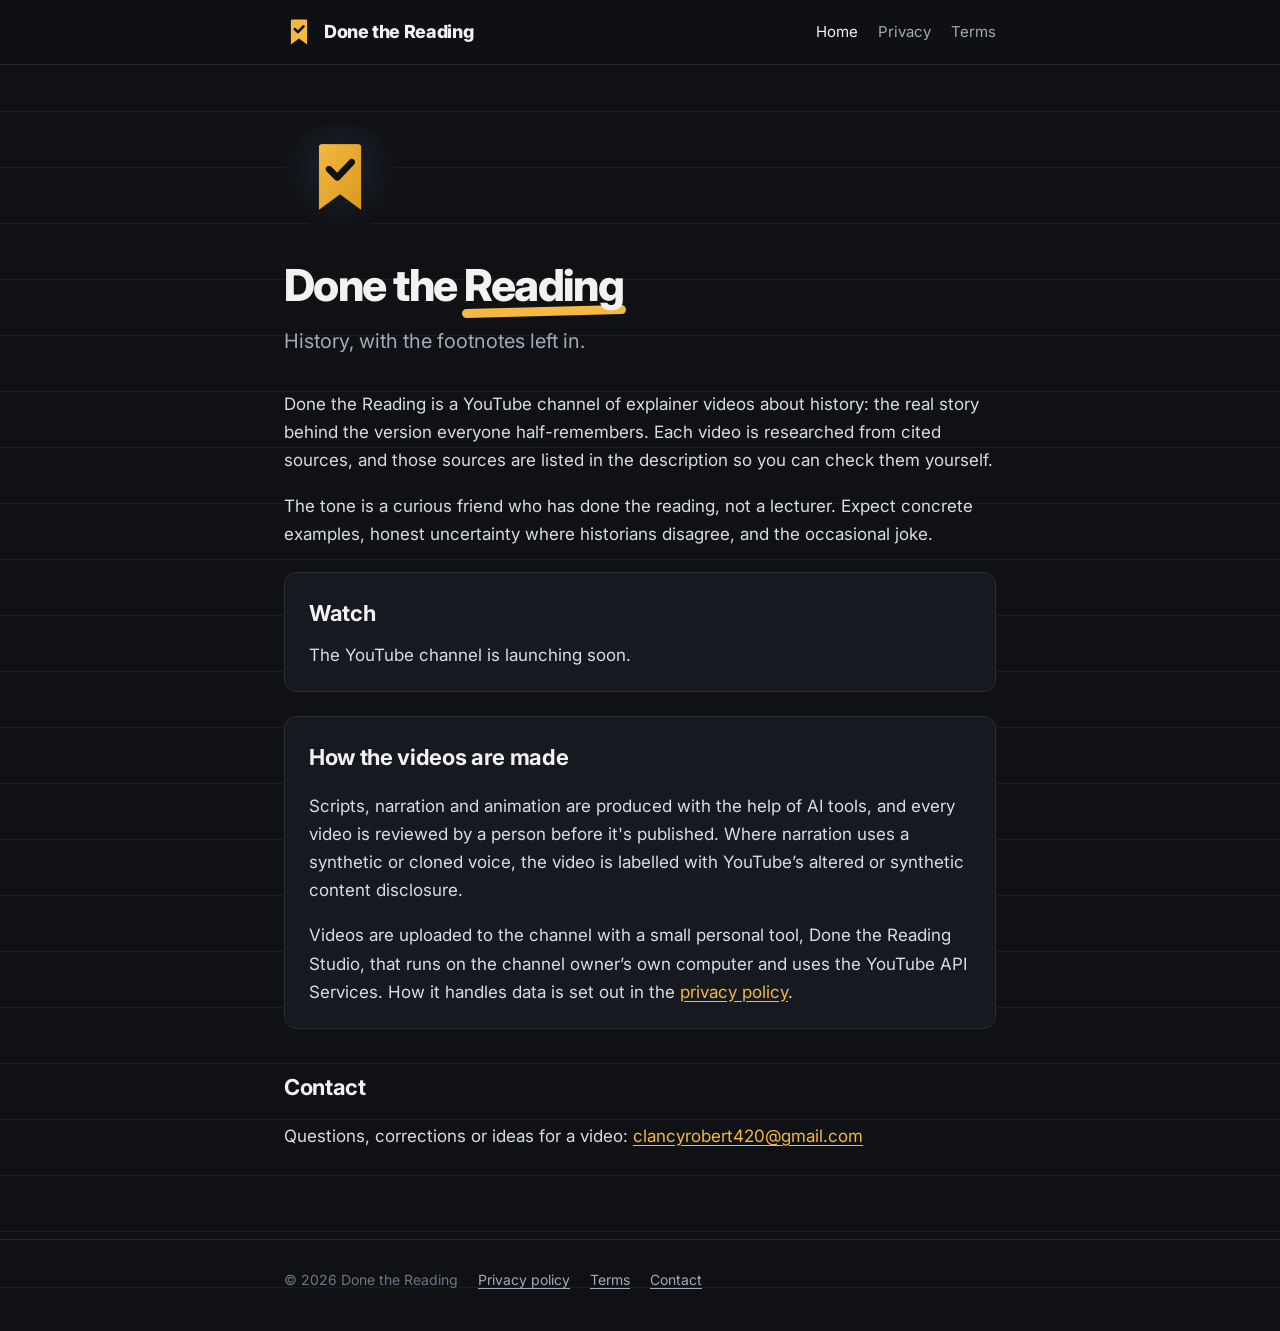
<file: index.html>
<!doctype html>
<html lang="en">
<head>
<meta charset="utf-8">
<meta name="viewport" content="width=device-width, initial-scale=1">
<title>Done the Reading</title>
<meta name="description" content="Done the Reading: history videos, with the footnotes left in.">
<meta property="og:title" content="Done the Reading">
<meta property="og:description" content="History, with the footnotes left in.">
<meta property="og:image" content="assets/social-card-1200x630.png">
<link rel="icon" type="image/png" sizes="32x32" href="assets/favicon-32.png">
<link rel="icon" type="image/png" sizes="64x64" href="assets/favicon-64.png">
<link rel="preconnect" href="https://fonts.googleapis.com">
<link href="https://fonts.googleapis.com/css2?family=Inter:wght@400;600;800&display=swap" rel="stylesheet">
<link rel="stylesheet" href="style.css">
</head>
<body>
<header><div class="wrap">
  <a class="brand" href="./"><svg viewBox="0 0 100 100" aria-hidden="true"><path d="M27 8 H73 a4 4 0 0 1 4 4 V92 L50 72 L23 92 V12 a4 4 0 0 1 4 -4 Z" fill="#F5B841"/><polyline points="36,40 46.5,50.5 65,31" fill="none" stroke="#0F1115" stroke-width="8.5" stroke-linecap="round" stroke-linejoin="round"/></svg><span>Done the Reading</span></a>
  <nav><a href="./" aria-current="page">Home</a><a href="privacy.html">Privacy</a><a href="terms.html">Terms</a></nav>
</div></header>

<main><div class="wrap">
  <section class="hero">
    <img src="assets/channel-icon-800.png" alt="Done the Reading logo: a gold bookmark with a tick">
    <h1>Done the <span class="mark-word">Reading</span></h1>
    <p class="lede">History, with the footnotes left in.</p>
  </section>

  <p>Done the Reading is a YouTube channel of explainer videos about history: the real story behind the version everyone half-remembers. Each video is researched from cited sources, and those sources are listed in the description so you can check them yourself.</p>
  <p>The tone is a curious friend who has done the reading, not a lecturer. Expect concrete examples, honest uncertainty where historians disagree, and the occasional joke.</p>

  <!-- When the channel is live, replace the text below with a link, e.g.
       <a href="https://www.youtube.com/@yourhandle">Watch on YouTube</a> -->
  <div class="card">
    <h2>Watch</h2>
    <p style="margin:0">The YouTube channel is launching soon.</p>
  </div>

  <div class="card">
    <h2>How the videos are made</h2>
    <p>Scripts, narration and animation are produced with the help of AI tools, and every video is reviewed by a person before it's published. Where narration uses a synthetic or cloned voice, the video is labelled with YouTube’s altered or synthetic content disclosure.</p>
    <p style="margin-bottom:0">Videos are uploaded to the channel with a small personal tool, Done the Reading Studio, that runs on the channel owner’s own computer and uses the YouTube API Services. How it handles data is set out in the <a href="privacy.html">privacy policy</a>.</p>
  </div>

  <h2>Contact</h2>
  <p>Questions, corrections or ideas for a video: <a href="mailto:clancyrobert420@gmail.com">clancyrobert420@gmail.com</a></p>
</div></main>

<footer><div class="wrap">
  <span>© 2026 Done the Reading</span>
  <a href="privacy.html">Privacy policy</a>
  <a href="terms.html">Terms</a>
  <a href="mailto:clancyrobert420@gmail.com">Contact</a>
</div></footer>
</body>
</html>
</file>
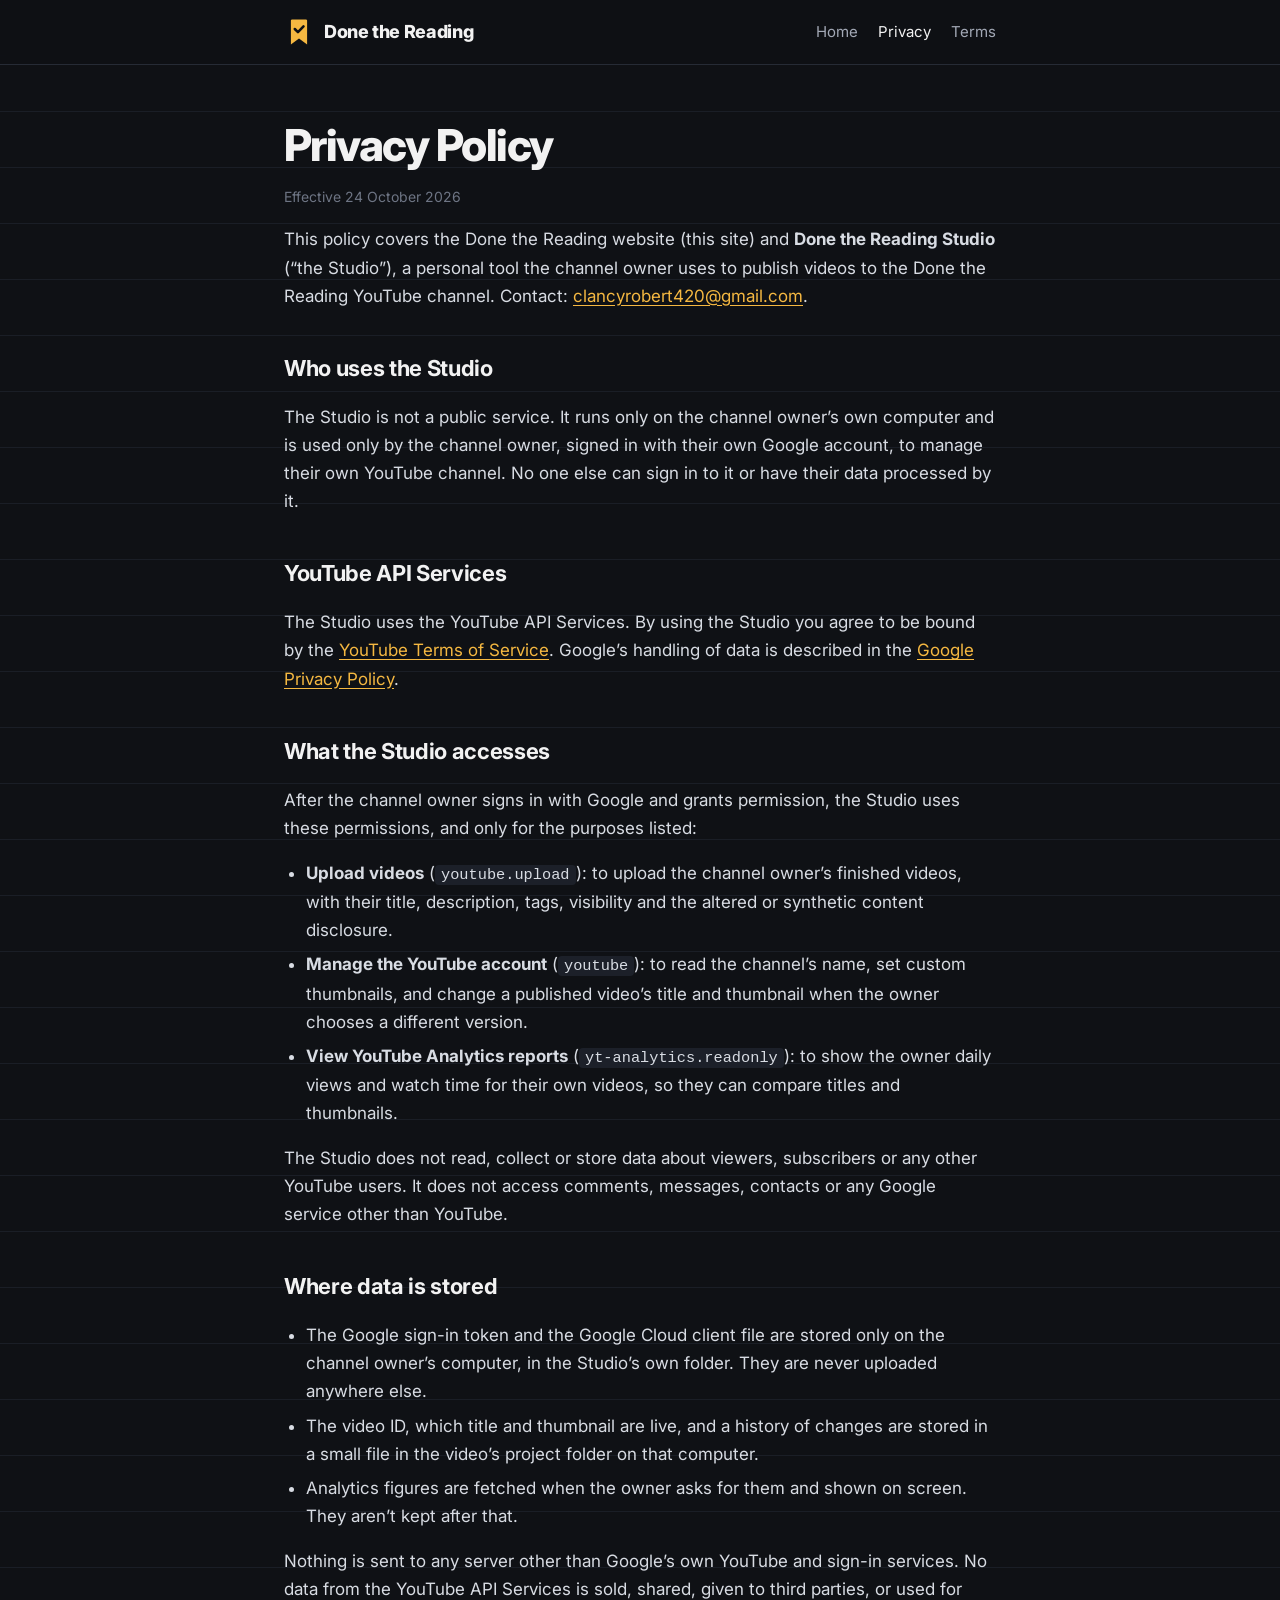
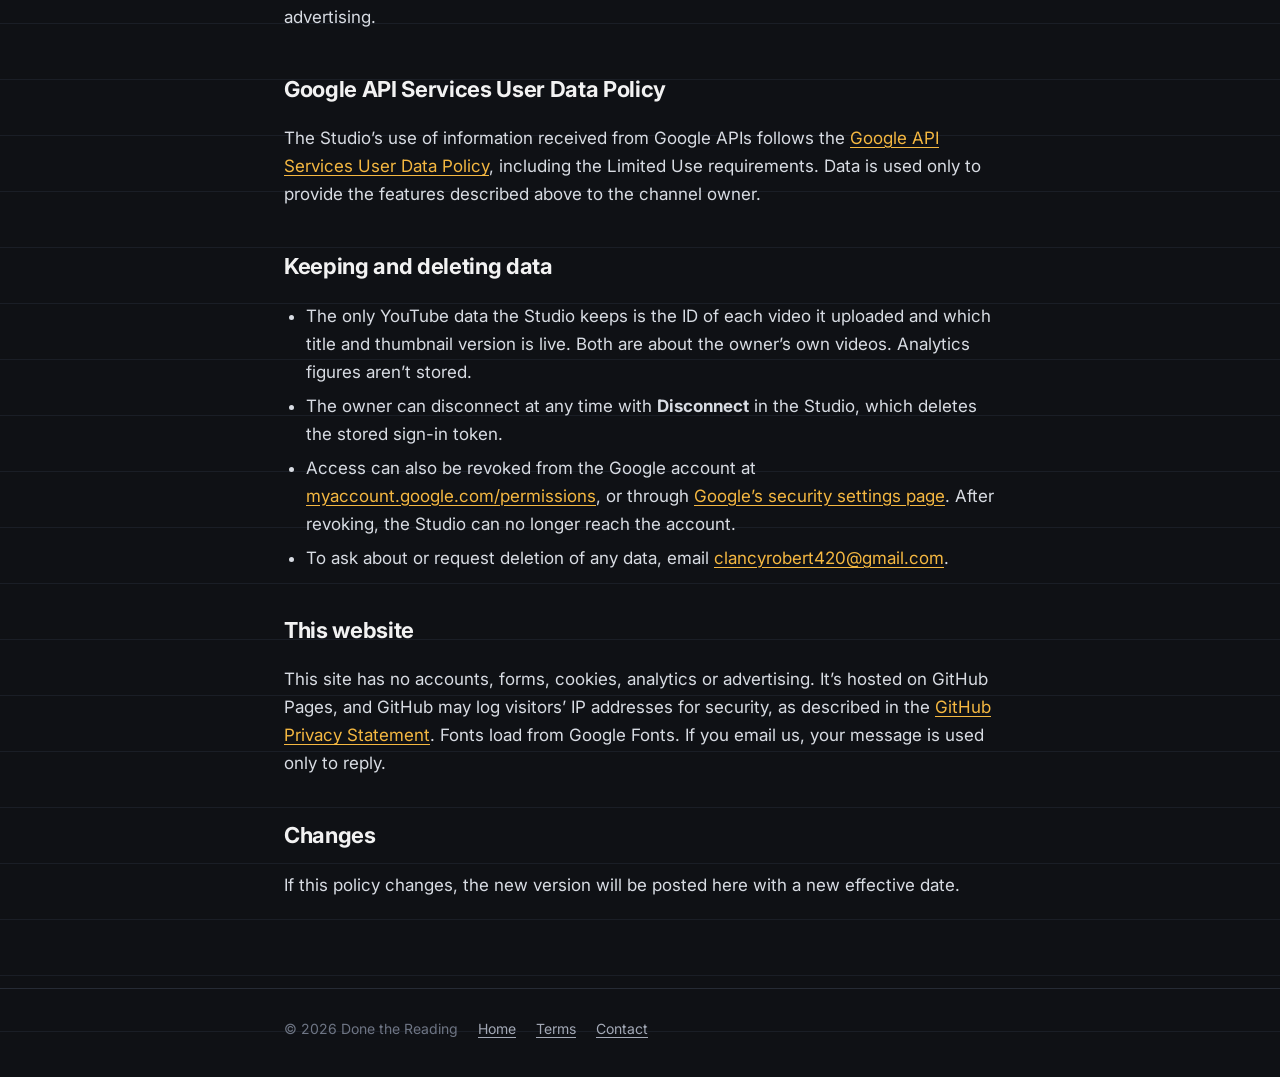
<file: privacy.html>
<!doctype html>
<html lang="en">
<head>
<meta charset="utf-8">
<meta name="viewport" content="width=device-width, initial-scale=1">
<title>Privacy Policy · Done the Reading</title>
<meta name="description" content="How Done the Reading and Done the Reading Studio handle data, including YouTube data accessed through the YouTube API Services.">
<link rel="icon" type="image/png" sizes="32x32" href="assets/favicon-32.png">
<link rel="preconnect" href="https://fonts.googleapis.com">
<link href="https://fonts.googleapis.com/css2?family=Inter:wght@400;600;800&display=swap" rel="stylesheet">
<link rel="stylesheet" href="style.css">
</head>
<body>
<header><div class="wrap">
  <a class="brand" href="./"><svg viewBox="0 0 100 100" aria-hidden="true"><path d="M27 8 H73 a4 4 0 0 1 4 4 V92 L50 72 L23 92 V12 a4 4 0 0 1 4 -4 Z" fill="#F5B841"/><polyline points="36,40 46.5,50.5 65,31" fill="none" stroke="#0F1115" stroke-width="8.5" stroke-linecap="round" stroke-linejoin="round"/></svg><span>Done the Reading</span></a>
  <nav><a href="./">Home</a><a href="privacy.html" aria-current="page">Privacy</a><a href="terms.html">Terms</a></nav>
</div></header>

<main><div class="wrap">
  <h1>Privacy Policy</h1>
  <p class="meta">Effective 24 October 2026</p>

  <p>This policy covers the Done the Reading website (this site) and <b>Done the Reading Studio</b> (“the Studio”), a personal tool the channel owner uses to publish videos to the Done the Reading YouTube channel. Contact: <a href="mailto:clancyrobert420@gmail.com">clancyrobert420@gmail.com</a>.</p>

  <h2>Who uses the Studio</h2>
  <p>The Studio is not a public service. It runs only on the channel owner’s own computer and is used only by the channel owner, signed in with their own Google account, to manage their own YouTube channel. No one else can sign in to it or have their data processed by it.</p>

  <h2>YouTube API Services</h2>
  <p>The Studio uses the YouTube API Services. By using the Studio you agree to be bound by the <a href="https://www.youtube.com/t/terms">YouTube Terms of Service</a>. Google’s handling of data is described in the <a href="https://policies.google.com/privacy">Google Privacy Policy</a>.</p>

  <h2>What the Studio accesses</h2>
  <p>After the channel owner signs in with Google and grants permission, the Studio uses these permissions, and only for the purposes listed:</p>
  <ul>
    <li><b>Upload videos</b> (<code>youtube.upload</code>): to upload the channel owner’s finished videos, with their title, description, tags, visibility and the altered or synthetic content disclosure.</li>
    <li><b>Manage the YouTube account</b> (<code>youtube</code>): to read the channel’s name, set custom thumbnails, and change a published video’s title and thumbnail when the owner chooses a different version.</li>
    <li><b>View YouTube Analytics reports</b> (<code>yt-analytics.readonly</code>): to show the owner daily views and watch time for their own videos, so they can compare titles and thumbnails.</li>
  </ul>
  <p>The Studio does not read, collect or store data about viewers, subscribers or any other YouTube users. It does not access comments, messages, contacts or any Google service other than YouTube.</p>

  <h2>Where data is stored</h2>
  <ul>
    <li>The Google sign-in token and the Google Cloud client file are stored only on the channel owner’s computer, in the Studio’s own folder. They are never uploaded anywhere else.</li>
    <li>The video ID, which title and thumbnail are live, and a history of changes are stored in a small file in the video’s project folder on that computer.</li>
    <li>Analytics figures are fetched when the owner asks for them and shown on screen. They aren’t kept after that.</li>
  </ul>
  <p>Nothing is sent to any server other than Google’s own YouTube and sign-in services. No data from the YouTube API Services is sold, shared, given to third parties, or used for advertising.</p>

  <h2>Google API Services User Data Policy</h2>
  <p>The Studio’s use of information received from Google APIs follows the <a href="https://developers.google.com/terms/api-services-user-data-policy">Google API Services User Data Policy</a>, including the Limited Use requirements. Data is used only to provide the features described above to the channel owner.</p>

  <h2>Keeping and deleting data</h2>
  <ul>
    <li>The only YouTube data the Studio keeps is the ID of each video it uploaded and which title and thumbnail version is live. Both are about the owner’s own videos. Analytics figures aren’t stored.</li>
    <li>The owner can disconnect at any time with <b>Disconnect</b> in the Studio, which deletes the stored sign-in token.</li>
    <li>Access can also be revoked from the Google account at <a href="https://myaccount.google.com/permissions">myaccount.google.com/permissions</a>, or through <a href="https://security.google.com/settings/security/permissions">Google’s security settings page</a>. After revoking, the Studio can no longer reach the account.</li>
    <li>To ask about or request deletion of any data, email <a href="mailto:clancyrobert420@gmail.com">clancyrobert420@gmail.com</a>.</li>
  </ul>

  <h2>This website</h2>
  <p>This site has no accounts, forms, cookies, analytics or advertising. It’s hosted on GitHub Pages, and GitHub may log visitors’ IP addresses for security, as described in the <a href="https://docs.github.com/en/site-policy/privacy-policies/github-general-privacy-statement">GitHub Privacy Statement</a>. Fonts load from Google Fonts. If you email us, your message is used only to reply.</p>

  <h2>Changes</h2>
  <p>If this policy changes, the new version will be posted here with a new effective date.</p>
</div></main>

<footer><div class="wrap">
  <span>© 2026 Done the Reading</span>
  <a href="./">Home</a>
  <a href="terms.html">Terms</a>
  <a href="mailto:clancyrobert420@gmail.com">Contact</a>
</div></footer>
</body>
</html>
</file>
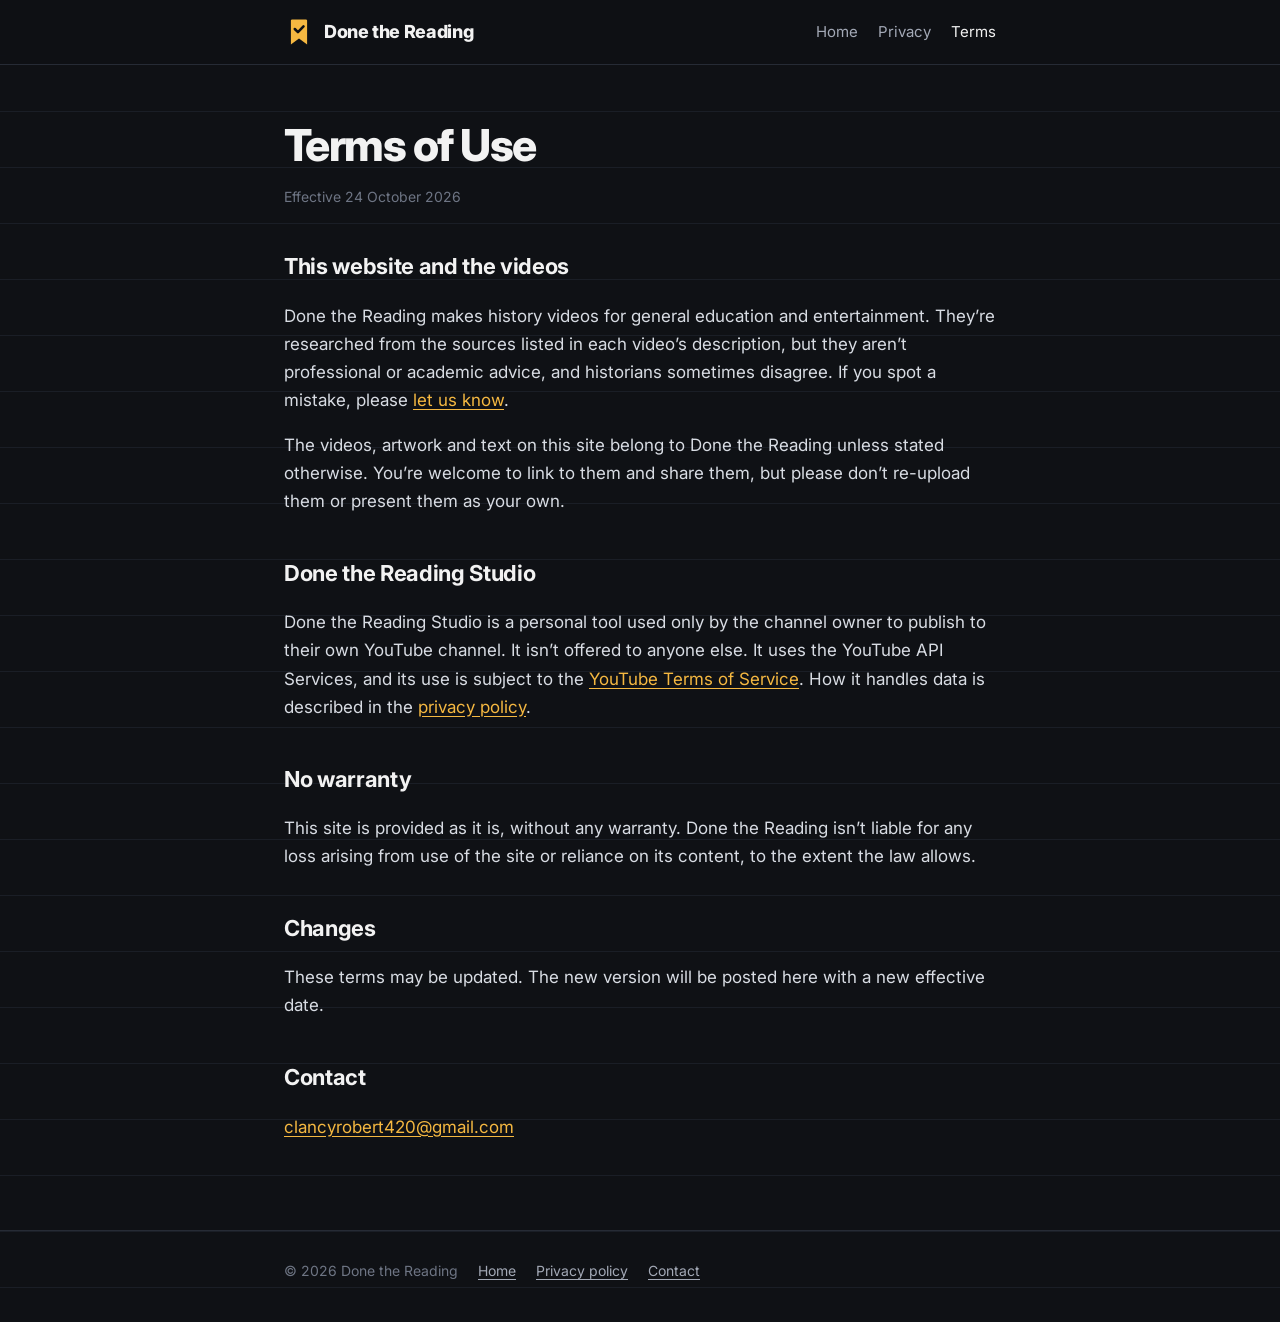
<file: terms.html>
<!doctype html>
<html lang="en">
<head>
<meta charset="utf-8">
<meta name="viewport" content="width=device-width, initial-scale=1">
<title>Terms · Done the Reading</title>
<meta name="description" content="Terms of use for the Done the Reading website and Done the Reading Studio.">
<link rel="icon" type="image/png" sizes="32x32" href="assets/favicon-32.png">
<link rel="preconnect" href="https://fonts.googleapis.com">
<link href="https://fonts.googleapis.com/css2?family=Inter:wght@400;600;800&display=swap" rel="stylesheet">
<link rel="stylesheet" href="style.css">
</head>
<body>
<header><div class="wrap">
  <a class="brand" href="./"><svg viewBox="0 0 100 100" aria-hidden="true"><path d="M27 8 H73 a4 4 0 0 1 4 4 V92 L50 72 L23 92 V12 a4 4 0 0 1 4 -4 Z" fill="#F5B841"/><polyline points="36,40 46.5,50.5 65,31" fill="none" stroke="#0F1115" stroke-width="8.5" stroke-linecap="round" stroke-linejoin="round"/></svg><span>Done the Reading</span></a>
  <nav><a href="./">Home</a><a href="privacy.html">Privacy</a><a href="terms.html" aria-current="page">Terms</a></nav>
</div></header>

<main><div class="wrap">
  <h1>Terms of Use</h1>
  <p class="meta">Effective 24 October 2026</p>

  <h2>This website and the videos</h2>
  <p>Done the Reading makes history videos for general education and entertainment. They’re researched from the sources listed in each video’s description, but they aren’t professional or academic advice, and historians sometimes disagree. If you spot a mistake, please <a href="mailto:clancyrobert420@gmail.com">let us know</a>.</p>
  <p>The videos, artwork and text on this site belong to Done the Reading unless stated otherwise. You’re welcome to link to them and share them, but please don’t re-upload them or present them as your own.</p>

  <h2>Done the Reading Studio</h2>
  <p>Done the Reading Studio is a personal tool used only by the channel owner to publish to their own YouTube channel. It isn’t offered to anyone else. It uses the YouTube API Services, and its use is subject to the <a href="https://www.youtube.com/t/terms">YouTube Terms of Service</a>. How it handles data is described in the <a href="privacy.html">privacy policy</a>.</p>

  <h2>No warranty</h2>
  <p>This site is provided as it is, without any warranty. Done the Reading isn’t liable for any loss arising from use of the site or reliance on its content, to the extent the law allows.</p>

  <h2>Changes</h2>
  <p>These terms may be updated. The new version will be posted here with a new effective date.</p>

  <h2>Contact</h2>
  <p><a href="mailto:clancyrobert420@gmail.com">clancyrobert420@gmail.com</a></p>
</div></main>

<footer><div class="wrap">
  <span>© 2026 Done the Reading</span>
  <a href="./">Home</a>
  <a href="privacy.html">Privacy policy</a>
  <a href="mailto:clancyrobert420@gmail.com">Contact</a>
</div></footer>
</body>
</html>
</file>
<file: style.css>
:root {
  --bg: #0F1115; --panel: #161920; --line: #262B35; --text: #F2F2F2; --dim: #A3A9B6; --faint: #6E7584;
  --gold: #F5B841; --teal: #4FB3BF;
}
* { box-sizing: border-box; }
html { background: var(--bg); }
body {
  margin: 0; color: var(--text); background: var(--bg);
  font: 17px/1.65 Inter, system-ui, "Segoe UI", sans-serif;
  /* ruled paper, like the channel banner */
  background-image: repeating-linear-gradient(to bottom, transparent 0 55px, #1A1E26 55px 56px);
}
a { color: var(--gold); text-underline-offset: 3px; }
a:hover { color: #FFD27A; }
.wrap { max-width: 760px; margin: 0 auto; padding: 0 24px; }

header { border-bottom: 1px solid var(--line); background: rgba(15, 17, 21, .92); position: sticky; top: 0; backdrop-filter: blur(6px); }
header .wrap { display: flex; align-items: center; gap: 12px; height: 64px; }
.brand { display: flex; align-items: center; gap: 10px; color: var(--text); text-decoration: none; font-weight: 800; letter-spacing: -.02em; font-size: 18px; }
.brand svg { width: 30px; height: 30px; }
nav { margin-left: auto; display: flex; gap: 20px; font-size: 15px; }
nav a { color: var(--dim); text-decoration: none; }
nav a:hover, nav a[aria-current] { color: var(--text); }

main { padding: 56px 0 72px; }
h1 { font-size: 44px; line-height: 1.1; letter-spacing: -.035em; margin: 0 0 16px; font-weight: 800; }
h2 { font-size: 22px; letter-spacing: -.015em; margin: 40px 0 10px; }
p, li { color: #D8DCE3; }
.lede { font-size: 20px; color: var(--dim); margin: 0 0 32px; }
.mark-word { position: relative; white-space: nowrap; }
.mark-word::after { content: ""; position: absolute; left: -2px; right: -3px; bottom: -.08em; height: .2em; background: var(--gold); border-radius: .1em; transform: rotate(-1.4deg); z-index: -1; }
.hero h1 { position: relative; z-index: 0; }
.hero img { width: 112px; height: 112px; border-radius: 50%; display: block; margin-bottom: 28px; }
.card { background: var(--panel); border: 1px solid var(--line); border-radius: 12px; padding: 22px 24px; margin: 24px 0; }
.card h2 { margin-top: 0; }
.meta { color: var(--faint); font-size: 14px; }
code { font-size: .9em; background: #1C2029; padding: 1px 6px; border-radius: 4px; }
ul { padding-left: 22px; }
li { margin: 6px 0; }

footer { border-top: 1px solid var(--line); padding: 28px 0 40px; color: var(--faint); font-size: 14px; }
footer .wrap { display: flex; flex-wrap: wrap; gap: 8px 20px; }
footer a { color: var(--dim); }

@media (max-width: 600px) {
  body { font-size: 16px; }
  h1 { font-size: 34px; }
  .lede { font-size: 18px; }
  nav { gap: 14px; }
  .brand span { display: none; }
}
</file>
